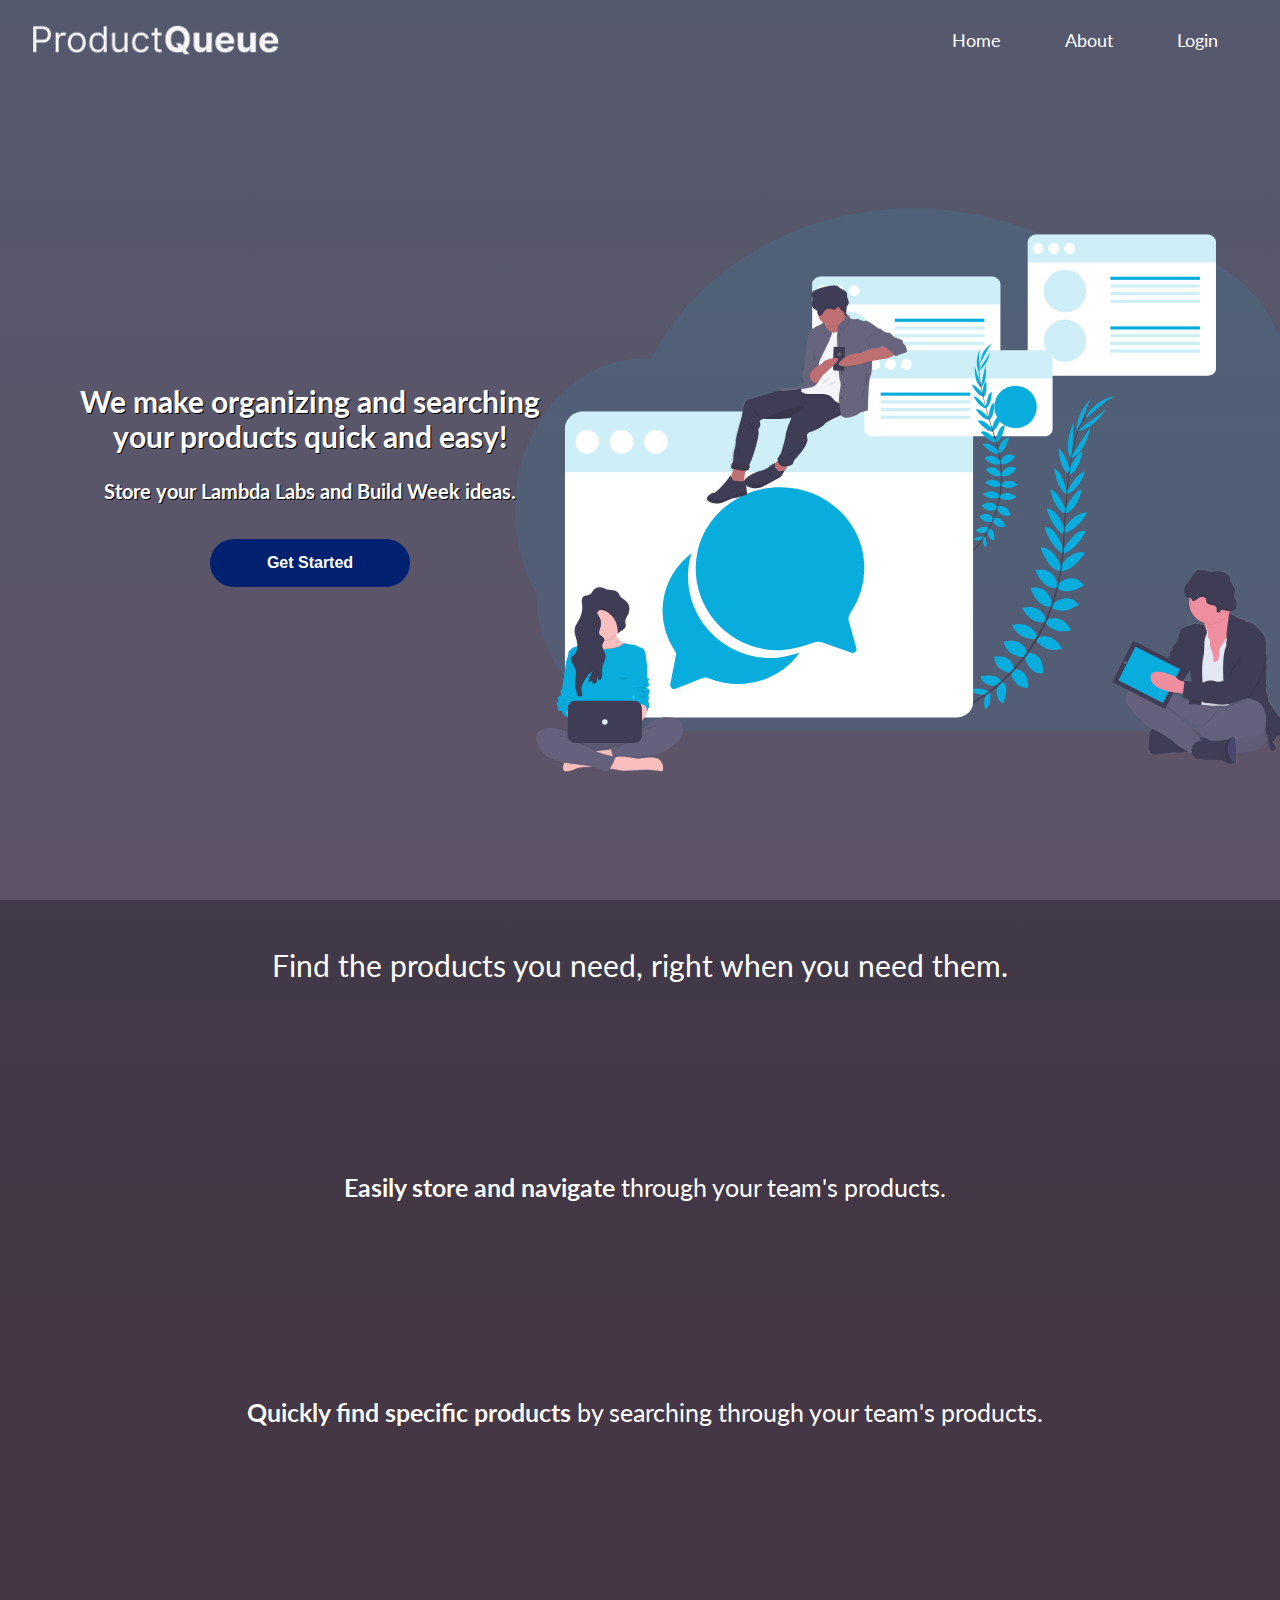
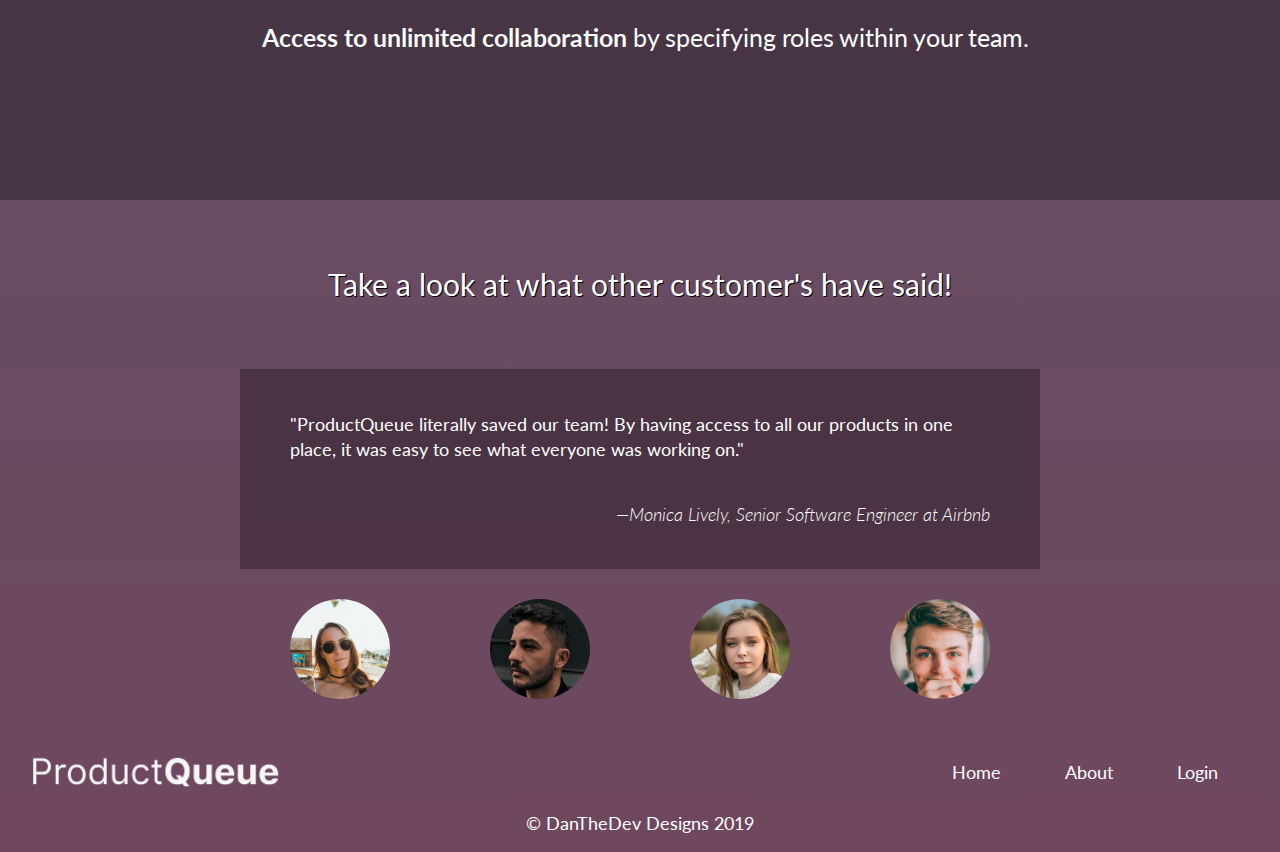
<file: index.html>
<!DOCTYPE html>
<html lang="en">
  <head>
    <meta charset="UTF-8" />
    <meta name="viewport" content="width=device-width, initial-scale=1.0" />
    <meta http-equiv="X-UA-Compatible" content="ie=edge" />
    <link rel="stylesheet" type="text/css" href="css/index.css" />
    <link
      href="https://fonts.googleapis.com/css?family=Lato:300,300i,400,400i"
      rel="stylesheet"
    />
    <link
      rel="stylesheet"
      href="https://use.fontawesome.com/releases/v5.8.1/css/all.css"
      integrity="sha384-50oBUHEmvpQ+1lW4y57PTFmhCaXp0ML5d60M1M7uH2+nqUivzIebhndOJK28anvf"
      crossorigin="anonymous"
    />
    <title>Product Queue</title>
  </head>
  <body>
    <!-- Background for gradient animation-->

    <div class="background">
      <!-- Header section -->

      <header class="header-container">
        <div class="product-queue-logo">
          <a href="index.html"
            ><img src="Img/pq-logo.png" class="logo-img" alt="Lambda Logo"
          /></a>
        </div>
        <nav class="nav-bar">
          <li><a href="index.html">Home</a></li>
          <li><a href="about.html">About</a></li>
          <li><a href="https://productqueue-webapp.now.sh">Login</a></li>
        </nav>
      </header>

      <!-- Top section -->

      <section class="top-container">
        <div class="top-content">
          <h1>We make organizing and searching</h1>
          <h1>your products quick and easy!</h1>
          <p>Store your Lambda Labs and Build Week ideas.</p>
          <a href="https://productqueue-webapp.now.sh"
            ><button>Get Started</button></a
          >
        </div>
      </section>

      <!-- Middle Section -->

      <section class="mid-container">
        <div class="mid-content">
          <h2 class="title-header">
            Find the products you need, right when you need them.
          </h2>
        </div>
        <div class="mid-content">
          <h2>
            <i class="icon far fa-folder-open"></i
            ><span class="span-bold">Easily store and navigate</span> through
            your team's products.
          </h2>
        </div>
        <div class="mid-content">
          <h2>
            <i class="icon fas fa-search"></i
            ><span class="span-bold">Quickly find specific products</span> by
            searching through your team's products.
          </h2>
        </div>
        <div class="mid-content">
          <h2>
            <i class="icon far fa-handshake"></i
            ><span class="span-bold">Access to unlimited collaboration</span> by
            specifying roles within your team.
          </h2>
        </div>
      </section>

      <!-- Bottom section -->

      <section class="bot-container">
        <div class="bot-content">
          <div class="customer-title">
            <h2 class="cust-title">
              Take a look at what other customer's have said!
            </h2>
          </div>
          <div class="customers">
            <div class="customer-quotes">
              <div class="quote-item selected" data-quote="1">
                <div class="quote">
                  <p>
                    "ProductQueue literally saved our team! By having access to
                    all our products in one place, it was easy to see what
                    everyone was working on."
                  </p>
                  <p class="name-company">
                    &mdash;Monica Lively, Senior Software Engineer at Airbnb
                  </p>
                </div>
              </div>
              <div class="quote-item" data-quote="2">
                <div class="quote">
                  <p>
                    Keep up the excellent work. ProductQueue was the best
                    investment my company ever made.
                  </p>
                  <p class="name-company">
                    &mdash;Stanley Hunt, Product Manager at GitHub
                  </p>
                </div>
              </div>
              <div class="quote-item" data-quote="3">
                <div class="quote">
                  <p>
                    We've used ProductQueue for the last year. Keep up the
                    excellent work. I love ProductQueue.
                  </p>
                  <p class="name-company">
                    &mdash;Natasha Fitz, VP Engineering at Slack
                  </p>
                </div>
              </div>
              <div class="quote-item" data-quote="4">
                <div class="quote">
                  <p>
                    ProductQueue is worth much more than I paid. It fits our
                    needs perfectly. I don't know what else to say. We were
                    treated like royalty.
                  </p>
                  <p class="name-company">
                    &mdash;Brendan Berg, Technical Program Manager at Zoom
                  </p>
                </div>
              </div>
              <div class="customer-links">
                <div class="customer active" data-quote="1">
                  <img
                    src="/Img/female headshot 1.png"
                    alt="Female Headshot 1"
                  />
                </div>
                <div class="customer" data-quote="2">
                  <img src="/Img/male headshot 1.png" alt="Male Headshot 1" />
                </div>
                <div class="customer" data-quote="3">
                  <img
                    src="/Img/female headshot 2.png"
                    alt="Female Headshot 2"
                  />
                </div>
                <div class="customer" data-quote="4">
                  <img src="/Img/male headshot 2.png" alt="Male Headshot 2" />
                </div>
              </div>
            </div>
          </div>
        </div>
      </section>
      <footer>
        <section class="foot-bar">
          <div class="product-queue-logo">
            <a href="index.html"
              ><img src="Img/pq-logo.png" class="logo-img" alt="Lambda Logo"
            /></a>
          </div>
          <nav class="nav-bar">
            <li><a href="index.html">Home</a></li>
            <li><a href="about.html">About</a></li>
            <li><a href="https://productqueue-webapp.now.sh">Login</a></li>
          </nav>
        </section>
        <div class="copyright">
          <p>&copy DanTheDev Designs 2019</p>
        </div>
      </footer>
    </div>
  </body>

  <script src="js/testimonials.js"></script>
</html>
</file>
<file: css/index.css>
/* http://meyerweb.com/eric/tools/css/reset/ 
   v2.0 | 20110126
   License: none (public domain)
*/
html,
body,
div,
span,
applet,
object,
iframe,
h1,
h2,
h3,
h4,
h5,
h6,
p,
blockquote,
pre,
a,
abbr,
acronym,
address,
big,
cite,
code,
del,
dfn,
em,
img,
ins,
kbd,
q,
s,
samp,
small,
strike,
strong,
sub,
sup,
tt,
var,
b,
u,
i,
center,
dl,
dt,
dd,
ol,
ul,
li,
fieldset,
form,
label,
legend,
table,
caption,
tbody,
tfoot,
thead,
tr,
th,
td,
article,
aside,
canvas,
details,
embed,
figure,
figcaption,
footer,
header,
hgroup,
menu,
nav,
output,
ruby,
section,
summary,
time,
mark,
audio,
video {
  margin: 0;
  padding: 0;
  border: 0;
  font-size: 100%;
  font: inherit;
  vertical-align: baseline;
}
/* HTML5 display-role reset for older browsers */
article,
aside,
details,
figcaption,
figure,
footer,
header,
hgroup,
menu,
nav,
section {
  display: block;
}
body {
  line-height: 1;
}
ol,
ul {
  list-style: none;
}
blockquote,
q {
  quotes: none;
}
blockquote:before,
blockquote:after,
q:before,
q:after {
  content: '';
  content: none;
}
table {
  border-collapse: collapse;
  border-spacing: 0;
}
* {
  box-sizing: border-box;
  list-style: none;
  text-decoration: none;
}
html {
  font-size: 62.5%;
  font-family: 'Lato', sans-serif;
}
body {
  color: white;
  font-size: 1.8rem;
}
a {
  color: white;
}
.background {
  height: 100%;
  background: linear-gradient(180deg, #55596d, #bb1330);
  background-size: 400% 400%;
  animation: gradientFade 12s ease infinite;
  display: block;
}
@keyframes gradientFade {
  0% {
    background-position: 47% 0%;
  }
  50% {
    background-position: 54% 100%;
  }
  100% {
    background-position: 47% 0%;
  }
}
.header-container {
  display: -webkit-box;
  display: -ms-flexbox;
  display: -webkit-flex;
  display: flex;
  align-items: center;
  flex-direction: row;
  height: 8rem;
  justify-content: space-between;
}
@media (max-width: 500px) {
  .header-container {
    flex-direction: column;
  }
}
.header-container .product-queue-logo .logo-img {
  margin: 3rem;
  width: 25rem;
}
.header-container .nav-bar {
  display: -webkit-box;
  display: -ms-flexbox;
  display: -webkit-flex;
  display: flex;
  justify-content: space-around;
  list-style: none;
  width: 100%;
  max-width: 36rem;
  padding-right: 3rem;
}
@media (max-width: 500px) {
  .header-container .nav-bar {
    padding: 0;
  }
}
.header-container .nav-bar li {
  color: white;
}
footer {
  margin-top: 5rem;
  color: white;
}
@media (max-width: 670px) {
  footer {
    margin-top: 0;
    height: 19rem;
  }
}
@media (max-height: 420px) {
  footer {
    padding-top: 4rem;
    height: 15rem;
    margin: 0;
  }
}
footer .foot-bar {
  display: -webkit-box;
  display: -ms-flexbox;
  display: -webkit-flex;
  display: flex;
  justify-content: space-between;
  margin-bottom: 2rem;
}
@media (max-width: 500px) {
  footer .foot-bar {
    flex-direction: column;
    justify-content: center;
    align-items: baseline;
  }
}
@media (max-width: 670px) {
  footer .foot-bar {
    padding-top: 5rem;
    margin: 0;
  }
}
@media (max-height: 420px) {
  footer .foot-bar {
    padding: 0;
  }
}
footer .foot-bar .product-queue-logo {
  padding-left: 3rem;
  width: 100%;
}
@media (max-width: 500px) {
  footer .foot-bar .product-queue-logo {
    padding: 2rem 0 0 0;
    text-align: center;
    width: 100%;
    order: 2;
  }
}
@media (max-width: 670px) {
  footer .foot-bar .product-queue-logo {
    padding: 0;
  }
}
footer .foot-bar .product-queue-logo .logo-img {
  max-width: 25rem;
}
footer .foot-bar .nav-bar {
  display: -webkit-box;
  display: -ms-flexbox;
  display: -webkit-flex;
  display: flex;
  align-items: center;
  justify-content: space-around;
  list-style: none;
  width: 100%;
  max-width: 36rem;
  padding-right: 3rem;
}
@media (max-width: 500px) {
  footer .foot-bar .nav-bar {
    max-width: 100%;
    padding: 3rem 0 0 0;
    order: 1;
  }
}
@media (max-width: 670px) {
  footer .foot-bar .nav-bar {
    padding: 0 0 2rem 0;
  }
}
footer .foot-bar .nav-bar li {
  color: white;
}
footer .copyright {
  padding-bottom: 2rem;
  text-align: center;
}
@media (max-width: 670px) {
  footer .copyright {
    padding-top: 1rem;
  }
}
.top-container {
  display: -webkit-box;
  display: -ms-flexbox;
  display: -webkit-flex;
  display: flex;
  background-image: url("/Img/undraw_group_chat_v059.svg");
  background-repeat: no-repeat;
  background-position: 115% 50%;
  background-size: 65% 80%;
  height: calc(100vh - 8rem);
  width: 100%;
  font-weight: bold;
  color: white;
  flex-wrap: nowrap;
  justify-content: flex-start;
  align-items: center;
}
@media (max-width: 1200px) {
  .top-container {
    background-image: none;
    justify-content: center;
  }
}
@media (max-height: 420px) {
  .top-container {
    height: 105vh;
  }
}
.top-container .top-content {
  display: -webkit-box;
  display: -ms-flexbox;
  display: -webkit-flex;
  display: flex;
  height: 100%;
  width: 100%;
  max-width: 50rem;
  text-align: center;
  line-height: 3.5rem;
  flex-wrap: wrap;
  flex-direction: column;
  justify-content: center;
  align-items: center;
  padding-top: 2rem;
  margin-left: 6rem;
}
@media (max-width: 1200px) {
  .top-container .top-content {
    margin: 0;
  }
}
@media (max-width: 670px) {
  .top-container .top-content {
    padding: 0;
  }
}
.top-container .top-content h1 {
  font-size: 3rem;
  text-shadow: 0.1rem 0.1rem black;
}
.top-container .top-content p {
  font-size: 2rem;
  padding-top: 2rem;
  text-shadow: 0.1rem 0.1rem black;
}
.top-container .top-content button {
  align-self: center;
  width: 20rem;
  background-color: #002070;
  border: none;
  border-radius: 100rem;
  color: white;
  padding: 15px 32px;
  text-align: center;
  text-decoration: none;
  font-size: 1.6rem;
  font-weight: bold;
  margin: 3rem 0;
  cursor: pointer;
}
@media (max-width: 670px) {
}
.mid-container {
  display: -webkit-box;
  display: -ms-flexbox;
  display: -webkit-flex;
  display: flex;
  justify-content: center;
  flex-direction: column;
  background-color: rgba(0, 0, 0, 0.3);
  height: 100vh;
  width: 100%;
}
.mid-container .mid-content {
  display: -webkit-box;
  display: -ms-flexbox;
  display: -webkit-flex;
  display: flex;
  height: 33%;
  width: 100%;
  text-align: center;
  justify-content: center;
  padding-top: 5rem;
}
@media (max-width: 850px) {
  .mid-container .mid-content {
    padding: 0 10rem;
    align-items: center;
  }
}
@media (max-width: 500px) {
  .mid-container .mid-content {
    padding: 0;
  }
}
.mid-container .mid-content .title-header {
  color: white;
  font-size: 3rem;
}
.mid-container .mid-content .span-bold {
  font-weight: bold;
  text-shadow: 0.01rem 0.01rem black;
}
.mid-container .mid-content h2 {
  font-size: 2.5rem;
  padding-bottom: 1rem;
}
.mid-container .mid-content .icon {
  padding-right: 1rem;
  color: #08addd;
}
.mid-container .mid-content p {
  padding-bottom: 1rem;
}
.bot-container {
  display: -webkit-box;
  display: -ms-flexbox;
  display: -webkit-flex;
  display: flex;
  justify-content: center;
  align-items: center;
  height: 50rem;
  width: 100%;
}
@media (max-height: 420px) {
  .bot-container {
    height: 100vh;
  }
}
.bot-container .bot-content {
  display: -webkit-box;
  display: -ms-flexbox;
  display: -webkit-flex;
  display: flex;
  justify-content: center;
  align-items: center;
  height: 100%;
  width: 100%;
  flex-direction: column;
  color: white;
}
.bot-container .bot-content .customer-title {
  font-size: 3rem;
  text-shadow: 0.1rem 0.1rem black;
  margin: 7rem;
  text-align: center;
}
@media (max-width: 768px) and (max-height: 1024px) {
  .bot-container .bot-content .customer-title {
    padding-bottom: 10rem;
  }
}
@media (max-width: 500px) {
  .bot-container .bot-content .customer-title {
    padding: 0rem;
  }
}
@media (max-width: 670px) {
  .bot-container .bot-content .customer-title {
    padding: 0 0 2rem 0;
    margin: 0;
  }
}
@media (max-height: 420px) {
  .bot-container .bot-content .customer-title {
    padding: 2rem 0 2rem 0;
    margin: 0;
  }
}
.bot-container .bot-content .customers {
  display: -webkit-box;
  display: -ms-flexbox;
  display: -webkit-flex;
  display: flex;
  flex-direction: column;
  justify-content: center;
  align-items: center;
}
.bot-container .bot-content .customers .customer-quotes .quote-item {
  display: none;
}
.bot-container .bot-content .customers .customer-quotes .selected {
  display: -webkit-box;
  display: -ms-flexbox;
  display: -webkit-flex;
  display: flex;
  justify-content: center;
  align-items: center;
}
.bot-container .bot-content .customers .customer-quotes .selected .quote {
  display: -webkit-box;
  display: -ms-flexbox;
  display: -webkit-flex;
  display: flex;
  flex-direction: column;
  justify-content: center;
  align-items: center;
  background-color: rgba(0, 0, 0, 0.3);
  height: 20rem;
  width: 100%;
  max-width: 80rem;
}
@media (max-width: 500px) {
  .bot-container .bot-content .customers .customer-quotes .selected .quote {
    max-width: 36rem;
  }
}
@media (max-width: 768px) and (max-height: 1024px) {
  .bot-container .bot-content .customers .customer-quotes .selected .quote {
    margin-bottom: 10rem;
  }
}
@media (max-width: 670px) {
  .bot-container .bot-content .customers .customer-quotes .selected .quote {
    margin: 5rem;
  }
}
@media (max-height: 420px) {
  .bot-container .bot-content .customers .customer-quotes .selected .quote {
    margin-bottom: 2rem;
  }
}
.bot-container .bot-content .customers .customer-quotes .selected .quote p {
  line-height: 2.5rem;
  padding: 0 5rem;
}
@media (max-width: 500px) {
  .bot-container .bot-content .customers .customer-quotes .selected .quote p {
    padding: 2rem 1rem;
  }
}
.bot-container .bot-content .customers .customer-quotes .selected .quote .name-company {
  font-style: italic;
  font-weight: 300;
  align-self: flex-end;
  margin-top: 4rem;
}
@media (max-width: 500px) {
  .bot-container .bot-content .customers .customer-quotes .selected .quote .name-company {
    margin: 0;
  }
}
.bot-container .bot-content .customers .customer-quotes .customer-links {
  display: -webkit-box;
  display: -ms-flexbox;
  display: -webkit-flex;
  display: flex;
  flex-direction: row;
  justify-content: space-around;
  align-self: flex-end;
  height: auto;
  width: 100%;
  padding-top: 3rem;
}
@media (max-width: 768px) and (max-height: 1024px) {
  .bot-container .bot-content .customers .customer-quotes .customer-links {
    padding: 0;
  }
}
@media (max-width: 670px) {
  .bot-container .bot-content .customers .customer-quotes .customer-links {
    align-self: center;
    padding-top: 2rem;
  }
}
.bot-container .bot-content .customers .customer-quotes .customer-links .customer img {
  height: 10rem;
  width: 10rem;
  border-radius: 20rem;
}
@media (max-width: 500px) {
  .bot-container .bot-content .customers .customer-quotes .customer-links .customer img {
    height: 8rem;
    width: 8rem;
  }
}
.about-top-container {
  display: -webkit-box;
  display: -ms-flexbox;
  display: -webkit-flex;
  display: flex;
  background-image: url("/Img/undraw_work_chat_erdt.svg");
  background-repeat: no-repeat;
  background-position: 130% 50%;
  background-size: 75% 90%;
  height: calc(100vh - 8rem);
  width: 100%;
  font-weight: bold;
  color: white;
  flex-wrap: nowrap;
  justify-content: flex-start;
  align-items: center;
}
@media (max-width: 1200px) {
  .about-top-container {
    background-image: none;
    justify-content: center;
    text-align: center;
    height: 80vh;
  }
}
.about-top-container .about-top-content {
  display: -webkit-box;
  display: -ms-flexbox;
  display: -webkit-flex;
  display: flex;
  height: 30rem;
  width: 50rem;
  text-align: center;
  line-height: 3.5rem;
  flex-wrap: wrap;
  flex-direction: column;
  justify-content: center;
  align-items: center;
  padding-top: 2rem;
  margin: 0 0 0 6rem;
}
@media (max-width: 1200px) {
  .about-top-container .about-top-content {
    margin: 0;
  }
}
.about-top-container .about-top-content h1 {
  font-size: 3rem;
  text-shadow: 0.1rem 0.1rem black;
}
.about-top-container .about-top-content p {
  font-size: 2rem;
  padding: 2rem 0 0 2rem;
  text-shadow: 0.1rem 0.1rem black;
}
@media (max-width: 768px) and (max-height: 1024px) {
  .about-top-container .about-top-content p {
    padding: 2rem 0 0 0;
  }
}
.about-top-container .about-top-content button {
  align-self: center;
  width: 20rem;
  background-color: #002070;
  border: none;
  border-radius: 100rem;
  color: white;
  padding: 15px 32px;
  text-align: center;
  text-decoration: none;
  font-size: 1.6rem;
  font-weight: bold;
  margin: 3rem;
  cursor: pointer;
}
.about-bot-container {
  display: -webkit-box;
  display: -ms-flexbox;
  display: -webkit-flex;
  display: flex;
  justify-content: flex-start;
  height: 225rem;
  width: 100%;
  padding: 0 15rem 0 15rem;
  margin: 10rem 0;
}
@media (max-width: 1100px) {
  .about-bot-container {
    width: 100%;
    justify-content: center;
  }
}
.about-bot-container .team-bios {
  display: -webkit-box;
  display: -ms-flexbox;
  display: -webkit-flex;
  display: flex;
  flex-direction: column;
  align-self: flex-end;
  justify-content: flex-start;
  height: 225rem;
  width: 100%;
  max-width: 100rem;
  margin-right: 10rem;
}
@media (max-width: 1100px) {
  .about-bot-container .team-bios {
    display: none;
    width: 0%;
  }
}
.about-bot-container .team-bios .team-bio p {
  display: -webkit-box;
  display: -ms-flexbox;
  display: -webkit-flex;
  display: flex;
  justify-content: center;
  align-items: center;
  height: 20.15rem;
  width: 100%;
  background-color: rgba(0, 0, 0, 0.3);
  color: white;
  padding: 0 2rem 0 5rem;
  margin: 6rem;
  line-height: 2rem;
}
.about-bot-container .about-bot-content {
  display: -webkit-box;
  display: -ms-flexbox;
  display: -webkit-flex;
  display: flex;
  flex-direction: column;
  justify-content: space-around;
  margin-left: 5rem;
  width: 25rem;
}
@media (max-width: 1100px) {
  .about-bot-container .about-bot-content {
    margin: 0;
  }
}
.about-bot-container .about-bot-content .team-member {
  display: -webkit-box;
  display: -ms-flexbox;
  display: -webkit-flex;
  display: flex;
  flex-direction: column;
  justify-content: center;
  align-items: center;
  height: 20rem;
  width: 25rem;
  background-color: lightgrey;
  color: black;
}
.about-bot-container .about-bot-content .team-member img {
  height: 15rem;
  width: auto;
  border-radius: 20rem;
  margin-bottom: 2rem;
}
.about-bot-container .about-bot-content h2 {
  align-self: center;
  font-size: 2rem;
}
.about-bot-container .about-bot-content p {
  margin-top: 1rem;
  font-size: 1.6rem;
}
.about-bot-container .about-bot-content ul {
  display: -webkit-box;
  display: -ms-flexbox;
  display: -webkit-flex;
  display: flex;
  flex-direction: row;
  justify-content: space-around;
  height: 5rem;
  width: 15rem;
  margin-bottom: 5rem;
}
@media (max-width: 670px) {
  .about-bot-container .about-bot-content ul {
    margin-bottom: 12rem;
  }
}
@media (max-width : 1024px) {
  .about-bot-container .about-bot-content ul {
    margin-bottom: 12rem;
  }
}
.about-bot-container .about-bot-content ul .icons {
  cursor: pointer;
  color: #55596d;
  margin: 2rem 0 8rem 0;
}
.about-bot-container .about-bot-content button {
  align-self: center;
  width: 20rem;
  background-color: #002070;
  border: none;
  border-radius: 100rem;
  color: white;
  padding: 15px 32px;
  text-align: center;
  text-decoration: none;
  font-size: 1.6rem;
  font-weight: bold;
  margin: 2rem;
  cursor: pointer;
}
.flex-prop {
  display: -webkit-box;
  display: -ms-flexbox;
  display: -webkit-flex;
  display: flex;
}
.select-mixin {
  display: -webkit-box;
  display: -ms-flexbox;
  display: -webkit-flex;
  display: flex;
  justify-content: center;
}
</file>
